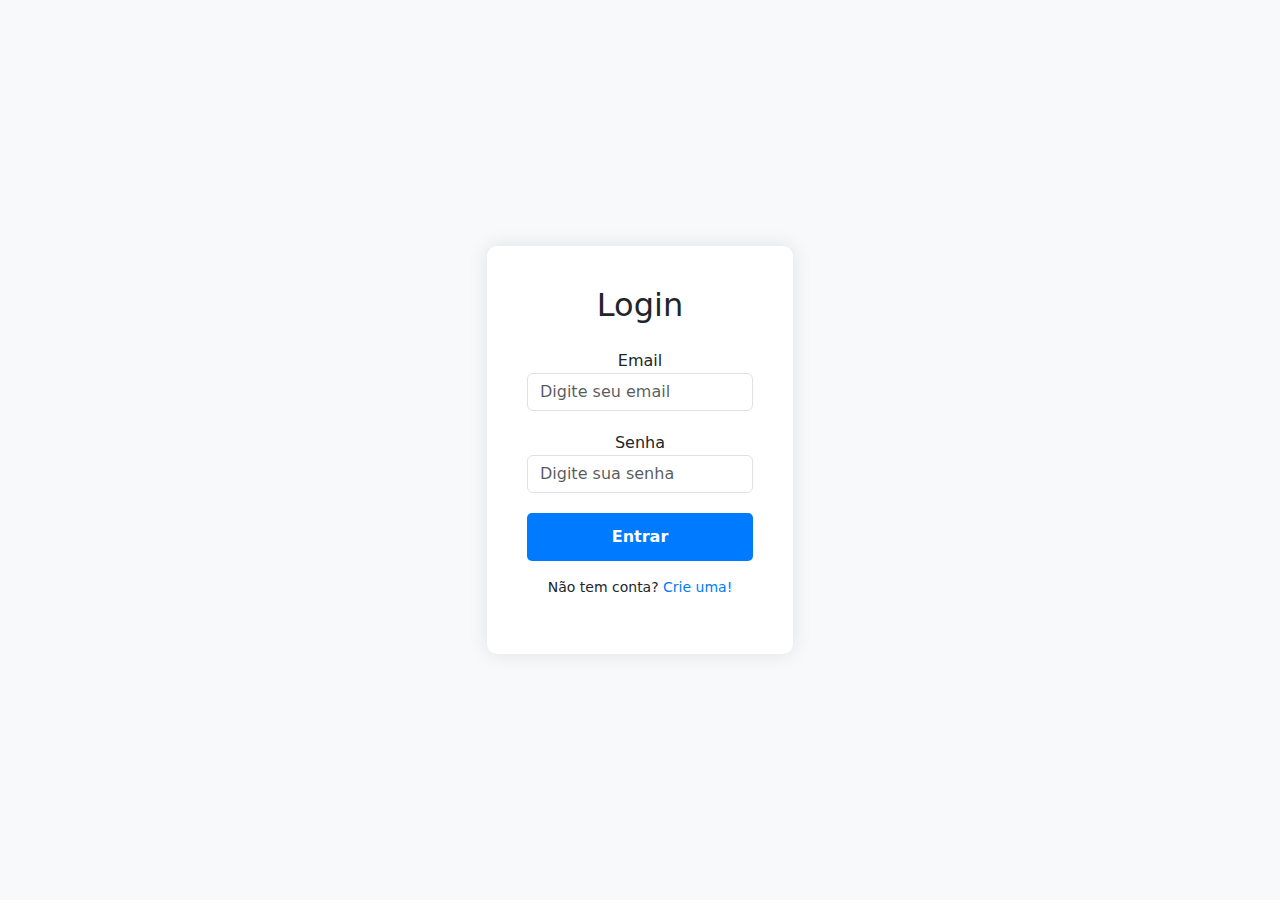
<file: index.html>
<!DOCTYPE html>
<html lang="pt-br">

<head>
  <meta charset="UTF-8">
  <meta name="viewport" content="width=device-width, initial-scale=1.0">
  <title>Tela de Login</title>
  <link rel="stylesheet" href="https://cdn.jsdelivr.net/npm/bootstrap@5.3.0-alpha1/dist/css/bootstrap.min.css">
  <link rel="stylesheet" href="style.css">
</head>
<body>
  <div class="login-container">
    <h2 class="mb-4">Login</h2>
    <form>
      <div class="form-group">
        <label for="username">Email</label>
        <input type="text" class="form-control" id="username" placeholder="Digite seu email" required>
      </div>
      <div class="form-group">
        <label for="password">Senha</label>
        <input type="password" class="form-control" id="password" placeholder="Digite sua senha" required>
      </div>
      <button type="submit" class="btn btn-primary" href="home.html">Entrar</button>
    </form>
    <p class="mt-3 create-account">Não tem conta? <a href="cadastro.html">Crie uma!</a></p>
  </div>

  <script src="https://cdn.jsdelivr.net/npm/bootstrap@5.3.0-alpha1/dist/js/bootstrap.bundle.min.js"></script>
</body>

</html>
</file>
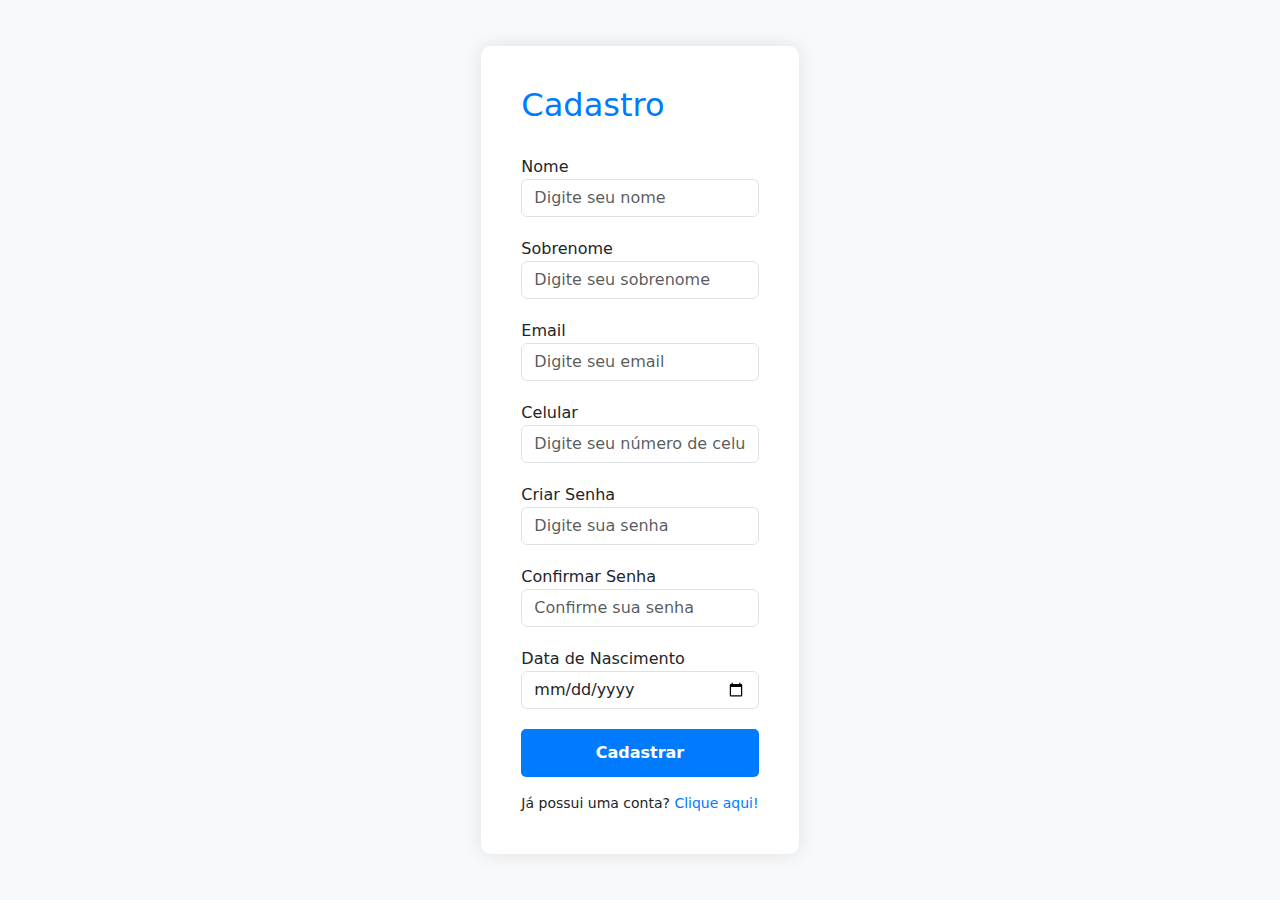
<file: cadastro.html>
<!DOCTYPE html>
<html lang="pt-br">

<head>
    <meta charset="UTF-8">
    <meta name="viewport" content="width=device-width, initial-scale=1.0">
    <title>Cadastro</title>
    <link rel="stylesheet" href="https://cdn.jsdelivr.net/npm/bootstrap@5.3.0-alpha1/dist/css/bootstrap.min.css">
    <link rel="stylesheet" href="style.css">
    <style>

    </style>
</head> 

<body>
    <div class="cadastro-container">
        <h2>Cadastro</h2>
        <form>
            <div class="form-group">
                <label for="nome">Nome</label>
                <input type="text" class="form-control" id="nome" placeholder="Digite seu nome" required>
            </div>
            <div class="form-group">
                <label for="sobrenome">Sobrenome</label>
                <input type="text" class="form-control" id="sobrenome" placeholder="Digite seu sobrenome" required>
            </div>
            <div class="form-group">
                <label for="email">Email</label>
                <input type="email" class="form-control" id="email" placeholder="Digite seu email" required>
            </div>
            <div class="form-group">
                <label for="celular">Celular</label>
                <input type="tel" class="form-control" id="celular" placeholder="Digite seu número de celular" required>
            </div>
            <div class="form-group">
                <label for="senha">Criar Senha</label>
                <input type="password" class="form-control" id="senha" placeholder="Digite sua senha" required>
            </div>
            <div class="form-group">
                <label for="confirmar-senha">Confirmar Senha</label>
                <input type="password" class="form-control" id="confirmar-senha" placeholder="Confirme sua senha"
                    required>
            </div>
            <div class="form-group">
                <label for="data-nascimento">Data de Nascimento</label>
                <input type="date" class="form-control" id="data-nascimento" required>
            </div>
            <button type="submit" class="btn btn-primary">Cadastrar</button>
        </form>
        <div class="login-link mt-3">Já possui uma conta? <a href="index.html">Clique aqui!</a></div>
    </div>

    <script src="https://cdn.jsdelivr.net/npm/bootstrap@5.3.0-alpha1/dist/js/bootstrap.bundle.min.js"></script>
</body>

</html>
</file>
<file: style.css>
body {
    background-color: #f8f9fa;
    display: flex;
    justify-content: center;
    align-items: center;
    height: 100vh;
    margin: 0;
  }

  .login-container {
    max-width: 400px;
    padding: 40px;
    border-radius: 10px;
    box-shadow: 0 0 20px rgba(0, 0, 0, 0.1);
    text-align: center;
    background-color: #ffffff;
    transition: all 0.3s ease;
  }


  .form-group {
    margin-bottom: 30px;
  }

  .btn-primary {
    width: 100%;
    padding: 12px;
    border-radius: 5px;
    font-weight: bold;
    background-color: #007bff;
    border: none;
    transition: all 0.3s ease;
  }

  .btn-primary:hover {
    background-color: #0056b3;
  }

  .create-account {
    font-size: 14px;
  }

  .create-account a {
    color: #007bff;
    text-decoration: none;
    transition: all 0.3s ease;
  }

  .create-account a:hover {
    color: #0056b3;
  }
  .cadastro-container {
    max-width: 400px;
    padding: 40px;
    border-radius: 10px;
    box-shadow: 0 0 20px rgba(0, 0, 0, 0.1);
    background-color: #ffffff;
}

.cadastro-container h2 {
    margin-bottom: 30px;
    color: #007bff;
}

.form-group {
    margin-bottom: 20px;
}

.btn-primary {
    padding: 12px;
    border-radius: 5px;
    font-weight: bold;
    background-color: #007bff;
    border: none;
    width: 100%;
}

.btn-primary:hover {
    background-color: #0056b3;
}

.login-link {
    font-size: 14px;
    margin-top: 20px;
}

.login-link a {
    color: #007bff;
    text-decoration: none;
    transition: all 0.3s ease;
}

.login-link a:hover {
    color: #0056b3;
}
.navbar {
  background-color: #007bff;
}

.navbar-brand {
  color: #ffffff;
}

.navbar-nav .nav-link {
  color: #ffffff;
}

.navbar-nav .nav-link:hover {
  color: #ffffff;
}

.container {
  margin-top: 20px;
}

.card {
  margin-bottom: 20px;
}

.card-header {
  background-color: #007bff;
  color: #ffffff;
}

.calendar,
.course-selection {
  height: 300px;
  background-color: #ffffff;
  border-radius: 10px;
  box-shadow: 0 0 20px rgba(0, 0, 0, 0.1);
}
</file>
